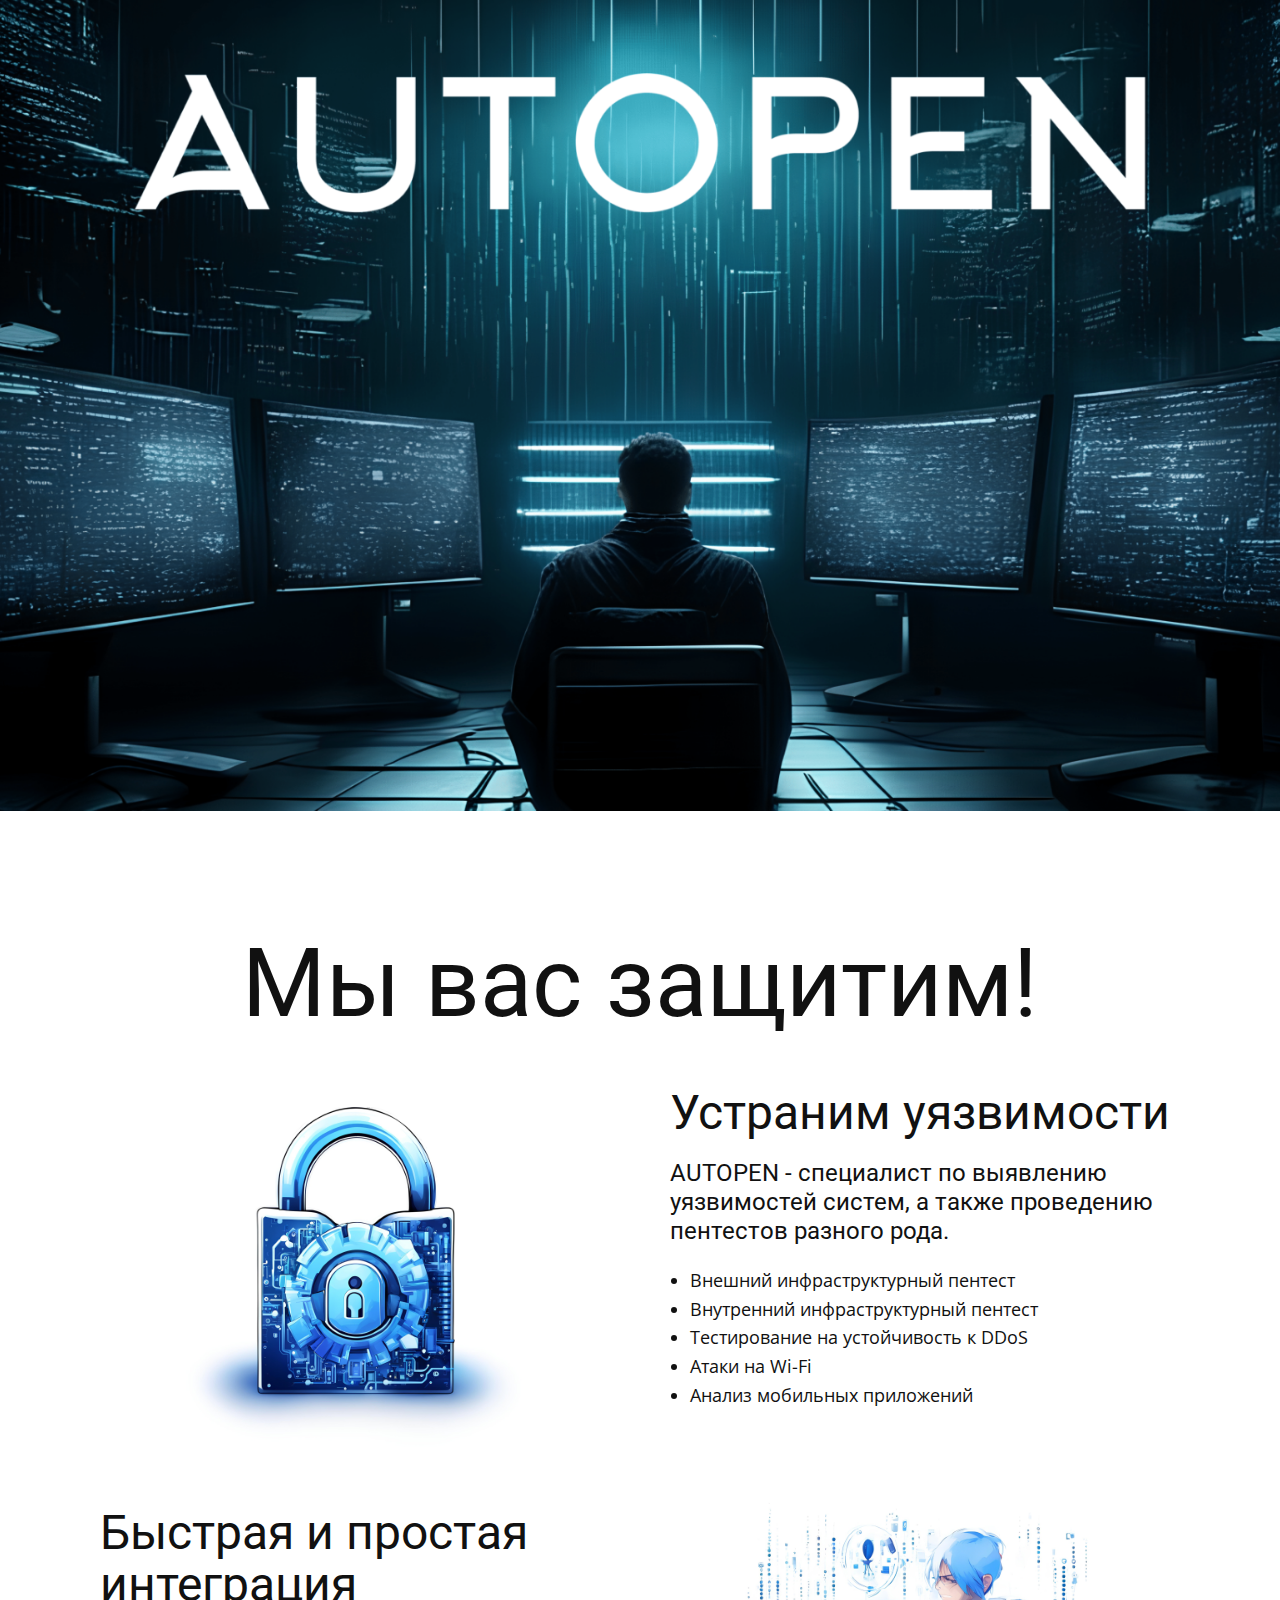
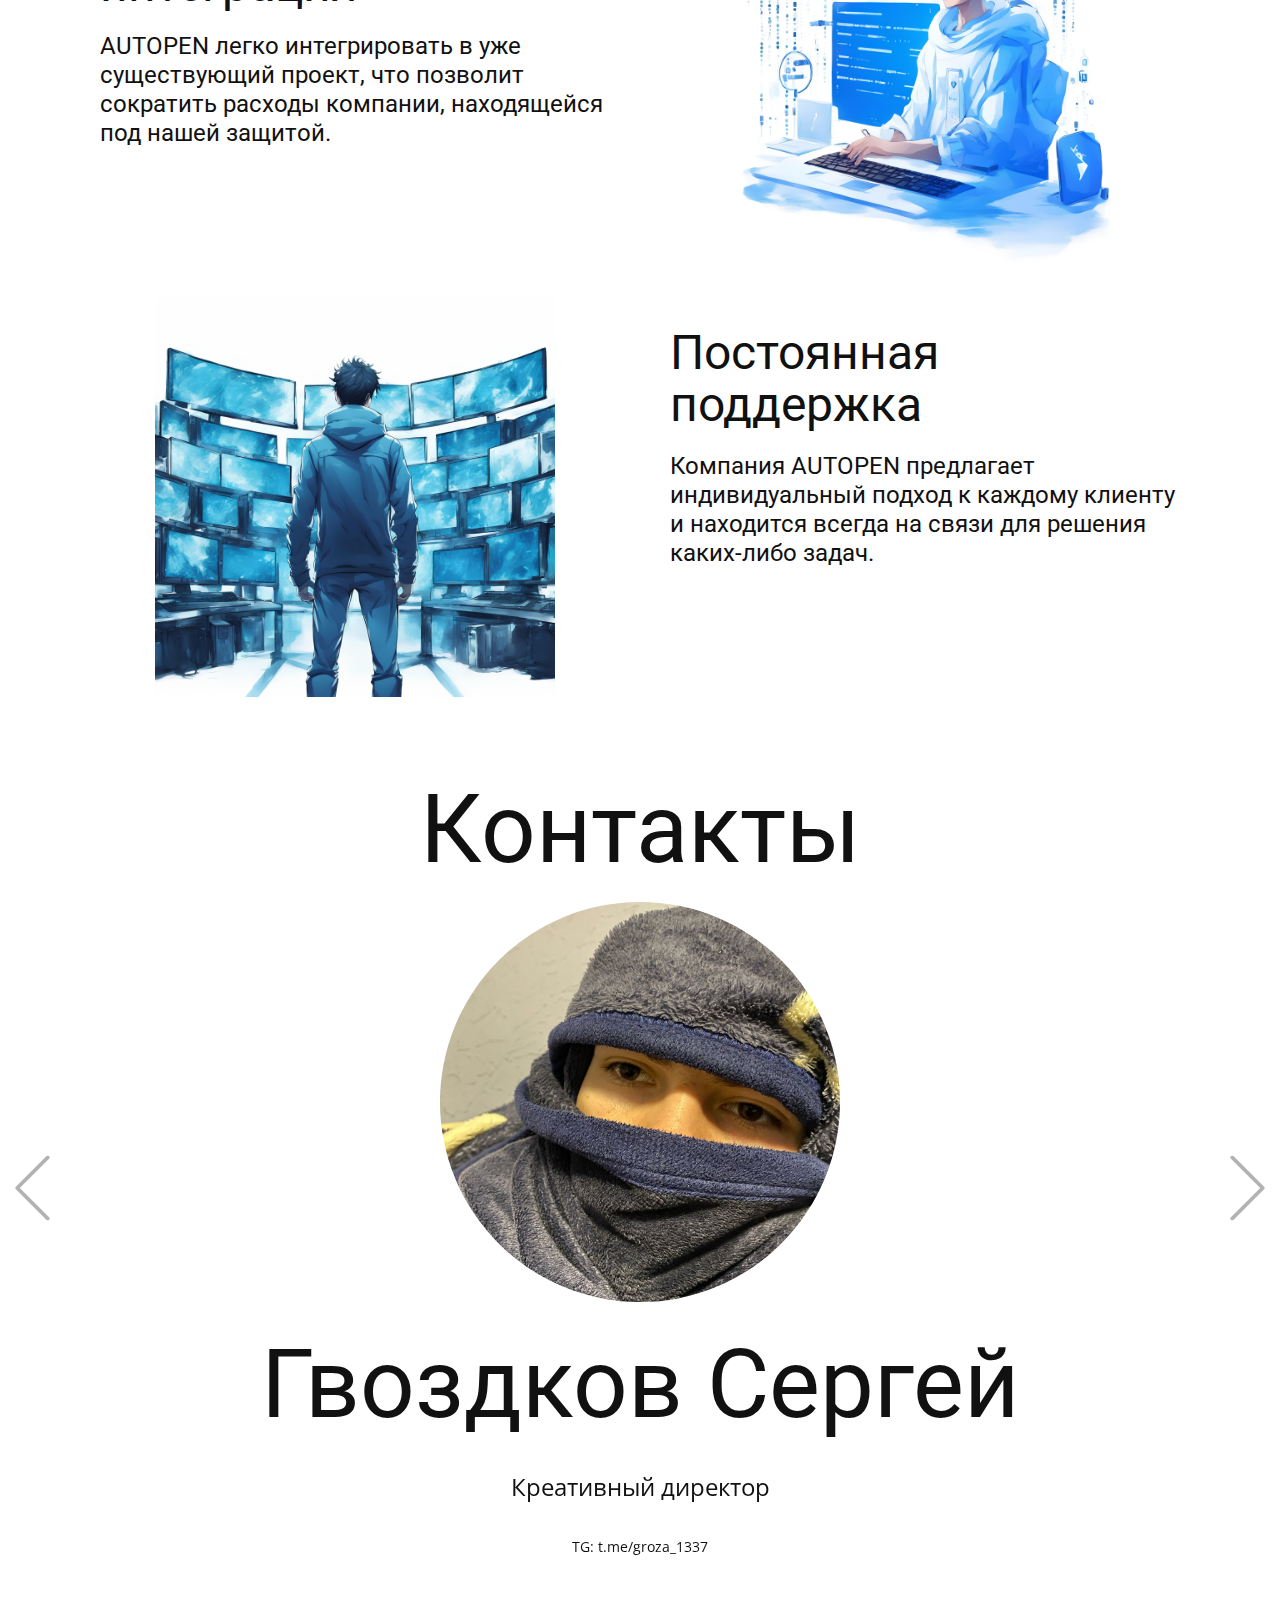
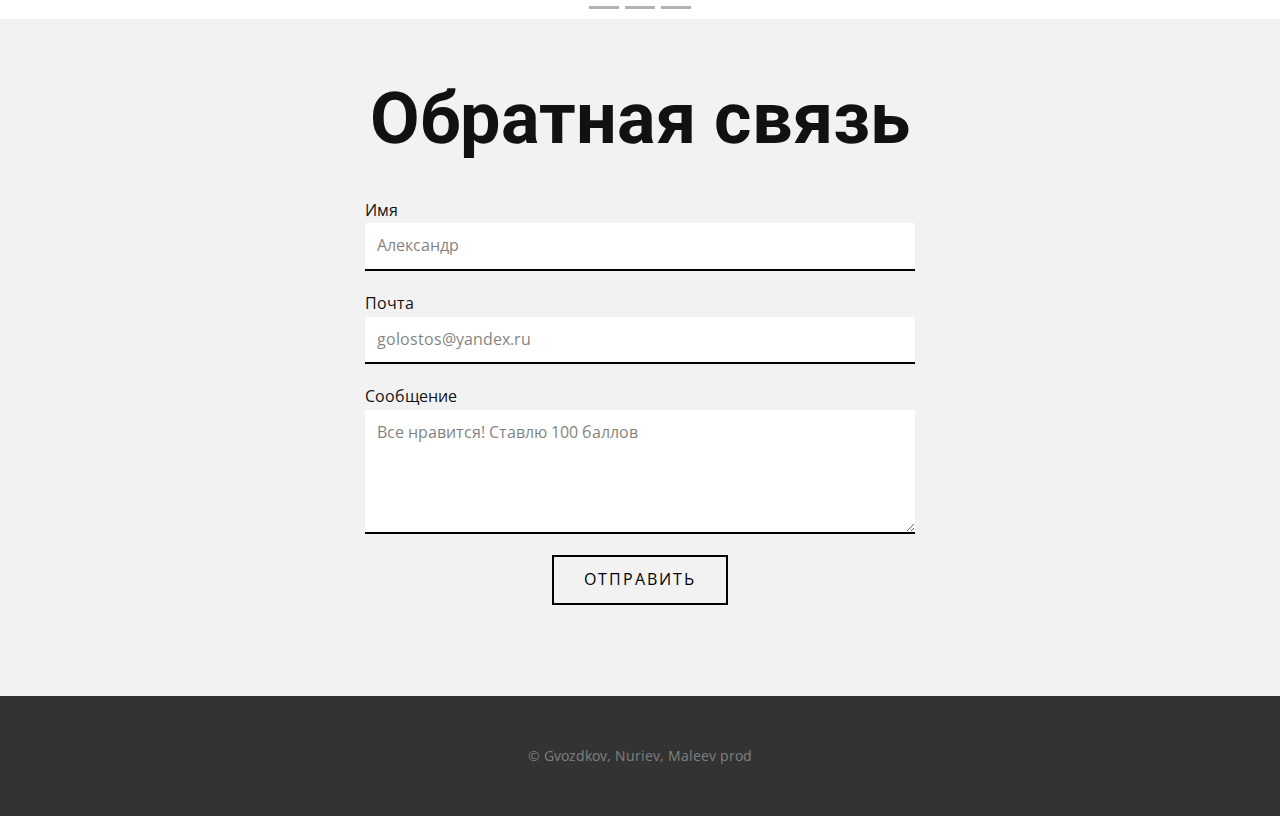
<file: index.html>
<!DOCTYPE html>
<html style="font-size: 16px;" lang="ru"><head>
    <meta name="viewport" content="width=device-width, initial-scale=1.0">
    <meta charset="utf-8">
    <meta name="keywords" content="">
    <meta name="description" content="">
    <title>Главная</title>
    <link rel="stylesheet" href="nicepage.css" media="screen">
<link rel="stylesheet" href="Главная.css" media="screen">
    <script class="u-script" type="text/javascript" src="jquery-1.9.1.min.js" defer=""></script>
    <script class="u-script" type="text/javascript" src="nicepage.js" defer=""></script>
    <meta name="generator" content="Nicepage 6.3.0, nicepage.com">
    <meta name="referrer" content="origin">
    <link id="u-theme-google-font" rel="stylesheet" href="https://fonts.googleapis.com/css?family=Roboto:100,100i,300,300i,400,400i,500,500i,700,700i,900,900i|Open+Sans:300,300i,400,400i,500,500i,600,600i,700,700i,800,800i">
    <script type="application/ld+json">{
		"@context": "http://schema.org",
		"@type": "Organization",
		"name": "WebSite6116519",
		"url": "/",
		"logo": "images/6dc41af6-e9ce-a0b8-8875-9e7acbfdd234.svg"
}</script>
    <meta name="theme-color" content="#478ac9">
    <meta property="og:title" content="Главная">
    <meta property="og:description" content="">
    <meta property="og:type" content="website">
    <link rel="canonical" href="/">
  <meta data-intl-tel-input-cdn-path="intlTelInput/"></head>
  <body data-home-page="https://website6116519.nicepage.io/Главная.html?version=aecd8b7f-5ddf-1484-1c83-9e5113b4fdc8" data-home-page-title="Главная" data-path-to-root="./" data-include-products="false" class="u-body u-xl-mode" data-lang="ru">
    <section class="skrollable u-clearfix u-container-align-center u-image u-parallax u-section-1" id="sec-3886" data-image-width="4092" data-image-height="2304">
      <div class="u-clearfix u-sheet u-sheet-1"></div>
    </section>
    <section class="u-clearfix u-section-2" id="sec-6c31">
      <div class="u-clearfix u-sheet u-sheet-1">
        <h1 class="u-align-center u-text u-text-default u-title u-text-1">Мы вас защитим!</h1>
        <div class="data-layout-selected u-clearfix u-expanded-width u-layout-wrap u-layout-wrap-1">
          <div class="u-layout">
            <div class="u-layout-row">
              <div class="u-container-align-center u-container-style u-image u-image-contain u-layout-cell u-size-30 u-image-1" data-image-width="1920" data-image-height="1920">
                <div class="u-container-layout u-container-layout-1"></div>
              </div>
              <div class="u-container-style u-layout-cell u-size-30 u-layout-cell-2">
                <div class="u-container-layout u-container-layout-2">
                  <h2 class="u-text u-text-default u-text-2"> Устраним уязвимости</h2>
                  <h4 class="u-text u-text-default u-text-3"> AUTOPEN - специалист по выявлению уязвимостей систем, а также проведению пентестов разного рода.</h4>
                  <ul class="u-text u-text-default u-text-4">
                    <li> Внешний инфраструктурный пентест</li>
                    <li> Внутренний инфраструктурный пентест</li>
                    <li> Тестирование на устойчивость к DDoS</li>
                    <li>Атаки на Wi-Fi<br>
                    </li>
                    <li>Анализ мобильных приложений<br>
                    </li>
                  </ul>
                </div>
              </div>
            </div>
          </div>
        </div>
        <div class="data-layout-selected u-clearfix u-expanded-width u-layout-wrap u-layout-wrap-2">
          <div class="u-layout">
            <div class="u-layout-row">
              <div class="u-container-style u-layout-cell u-size-30 u-layout-cell-3">
                <div class="u-container-layout u-container-layout-3">
                  <h2 class="u-text u-text-default u-text-5"> Быстрая и простая интеграция</h2>
                  <h4 class="u-text u-text-default u-text-6"> AUTOPEN легко интегрировать в уже существующий проект, что позволит сократить расходы компании, находящейся под нашей защитой.</h4>
                </div>
              </div>
              <div class="u-container-align-center u-container-style u-image u-image-contain u-layout-cell u-size-30 u-image-2" data-image-width="1920" data-image-height="1920">
                <div class="u-container-layout u-container-layout-4"></div>
              </div>
            </div>
          </div>
        </div>
        <div class="data-layout-selected u-clearfix u-expanded-width u-layout-wrap u-layout-wrap-3">
          <div class="u-layout">
            <div class="u-layout-row">
              <div class="u-container-align-center u-container-style u-image u-image-contain u-layout-cell u-size-30 u-image-3" data-image-width="1920" data-image-height="1920">
                <div class="u-container-layout u-container-layout-5"></div>
              </div>
              <div class="u-container-style u-layout-cell u-size-30 u-layout-cell-6">
                <div class="u-container-layout u-container-layout-6">
                  <h2 class="u-text u-text-default u-text-7"> Постоянная поддержка</h2>
                  <h4 class="u-text u-text-default u-text-8"> Компания AUTOPEN предлагает индивидуальный подход к каждому клиенту и находится всегда на связи для решения каких-либо задач.</h4>
                </div>
              </div>
            </div>
          </div>
        </div>
      </div>
    </section>
    <section class="u-carousel u-slide u-block-c833-1" id="carousel-b9db" data-interval="5000" data-u-ride="carousel">
      <ol class="u-absolute-hcenter u-carousel-indicators u-block-c833-2">
        <li data-u-target="#carousel-b9db" class="u-active u-grey-30" data-u-slide-to="0"></li>
        <li data-u-target="#carousel-b9db" class="u-grey-30" data-u-slide-to="1"></li>
        <li data-u-target="#carousel-b9db" class="u-grey-30" data-u-slide-to="2"></li>
      </ol>
      <div class="u-carousel-inner" role="listbox">
        <div class="u-active u-align-center u-carousel-item u-clearfix u-section-3-1">
          <div class="u-clearfix u-sheet u-valign-middle u-sheet-1">
            <h1 class="u-text u-title u-text-1">Контакты</h1>
            <div alt="" class="u-align-left u-image u-image-circle u-image-1" src="" data-image-width="640" data-image-height="640"></div>
            <h1 class="u-heading-font u-text u-text-default u-title u-text-2">Гвоздков Сергей</h1>
            <p class="u-large-text u-text u-text-variant u-text-3">Креативный директор</p>
            <p class="u-small-text u-text u-text-variant u-text-4">
              <a class="u-active-none u-border-none u-btn u-button-link u-button-style u-hover-none u-none u-text-body-color u-btn-1" data-href="https://t.me/groza_1337" data-target="_blank">TG: t.me/groza_1337</a>
            </p>
          </div>
        </div>
        <div class="u-align-center u-carousel-item u-clearfix u-section-3-2">
          <div class="u-clearfix u-sheet u-valign-middle u-sheet-1">
            <h1 class="u-text u-title u-text-1">Контакты</h1>
            <div alt="" class="u-align-left u-image u-image-circle u-image-1" src="" data-image-width="853" data-image-height="1280"></div>
            <h1 class="u-heading-font u-text u-text-default u-title u-text-2">Нуриев Ильяс</h1>
            <p class="u-large-text u-text u-text-variant u-text-3">Исполнительный директор</p>
            <p class="u-small-text u-text u-text-variant u-text-4">
              <a class="u-active-none u-border-none u-btn u-button-link u-button-style u-hover-none u-none u-text-body-color u-btn-1" data-href="https://t.me/urnurii" data-target="_blank">TG: t.me/urnurii</a>
            </p>
          </div>
        </div>
        <div class="u-align-center u-carousel-item u-clearfix u-section-3-3">
          <div class="u-clearfix u-sheet u-valign-middle u-sheet-1">
            <h1 class="u-text u-title u-text-1">Контакты</h1>
            <div alt="" class="u-align-left u-image u-image-circle u-image-1" src="" data-image-width="1639" data-image-height="2160"></div>
            <h1 class="u-heading-font u-text u-text-default u-title u-text-2">Малеев Егор</h1>
            <p class="u-large-text u-text u-text-variant u-text-3">Финансовый директор</p>
            <p class="u-small-text u-text u-text-variant u-text-4">
              <a class="u-active-none u-border-none u-btn u-button-link u-button-style u-hover-none u-none u-text-body-color u-btn-1" data-href="https://t.me/velamor1" data-target="_blank">TG: t.me/velamor1</a>
            </p>
          </div>
        </div>
      </div>
      <a class="u-absolute-vcenter u-carousel-control u-carousel-control-prev u-text-grey-30 u-block-c833-3" href="#carousel-b9db" role="button" data-u-slide="prev">
        <span aria-hidden="true">
          <svg class="u-svg-link" viewBox="0 0 477.175 477.175"><path d="M145.188,238.575l215.5-215.5c5.3-5.3,5.3-13.8,0-19.1s-13.8-5.3-19.1,0l-225.1,225.1c-5.3,5.3-5.3,13.8,0,19.1l225.1,225
                    c2.6,2.6,6.1,4,9.5,4s6.9-1.3,9.5-4c5.3-5.3,5.3-13.8,0-19.1L145.188,238.575z"></path></svg>
        </span>
        <span class="sr-only">Previous</span>
      </a>
      <a class="u-absolute-vcenter u-carousel-control u-carousel-control-next u-text-grey-30 u-block-c833-4" href="#carousel-b9db" role="button" data-u-slide="next">
        <span aria-hidden="true">
          <svg class="u-svg-link" viewBox="0 0 477.175 477.175"><path d="M360.731,229.075l-225.1-225.1c-5.3-5.3-13.8-5.3-19.1,0s-5.3,13.8,0,19.1l215.5,215.5l-215.5,215.5
                    c-5.3,5.3-5.3,13.8,0,19.1c2.6,2.6,6.1,4,9.5,4c3.4,0,6.9-1.3,9.5-4l225.1-225.1C365.931,242.875,365.931,234.275,360.731,229.075z"></path></svg>
        </span>
        <span class="sr-only">Следующий</span>
      </a>
    </section>
    <section class="u-align-center u-clearfix u-grey-5 u-section-4" id="sec-3efd">
      <div class="u-clearfix u-sheet u-valign-middle u-sheet-1">
        <h1 class="u-text u-text-default u-text-1">Обратная связь</h1>
        <div class="u-form u-form-1">
          <form action="https://forms.nicepagesrv.com/v2/form/process" class="u-clearfix u-form-spacing-20 u-form-vertical u-inner-form" style="padding: 10px" source="email" name="form">
            <div class="u-form-group u-form-name u-label-top">
              <label for="name-3b9a" class="u-label">Имя</label>
              <input type="text" placeholder="Александр" id="name-3b9a" name="name" class="u-border-2 u-border-black u-border-no-left u-border-no-right u-border-no-top u-input u-input-rectangle u-input-1" required="">
            </div>
            <div class="u-form-email u-form-group u-label-top">
              <label for="email-3b9a" class="u-label">Почта</label>
              <input type="email" placeholder="golostos@yandex.ru" id="email-3b9a" name="email" class="u-border-2 u-border-black u-border-no-left u-border-no-right u-border-no-top u-input u-input-rectangle u-input-2" required="">
            </div>
            <div class="u-form-group u-form-message u-label-top">
              <label for="message-3b9a" class="u-label">Сообщение</label>
              <textarea placeholder="Все нравится! Ставлю 100 баллов" rows="4" cols="50" id="message-3b9a" name="message" class="u-border-2 u-border-black u-border-no-left u-border-no-right u-border-no-top u-input u-input-rectangle u-input-3" required=""></textarea>
            </div>
            <div class="u-align-center u-form-group u-form-submit u-label-top">
              <a href="#" class="u-border-2 u-border-black u-btn u-btn-rectangle u-btn-submit u-button-style u-none u-btn-1">Отправить</a>
              <input type="submit" value="submit" class="u-form-control-hidden">
            </div>
            <div class="u-form-send-message u-form-send-success">Отлично, ваше сообщение успешно отправлено!</div>
            <div class="u-form-send-error u-form-send-message">Ошибка(</div>
            <input type="hidden" value="" name="recaptchaResponse">
            <input type="hidden" name="formServices" value="cbf969c6-de54-424a-47d8-c5b8b502e97c">
          </form>
        </div>
      </div>
    </section>
    
    
    
    <footer class="u-align-center u-clearfix u-footer u-grey-80 u-footer" id="sec-3048"><div class="u-clearfix u-sheet u-sheet-1">
        <p class="u-small-text u-text u-text-grey-50 u-text-variant u-text-1">© Gvozdkov, Nuriev, Maleev prod</p>
      </div></footer>
  
</body></html>
</file>
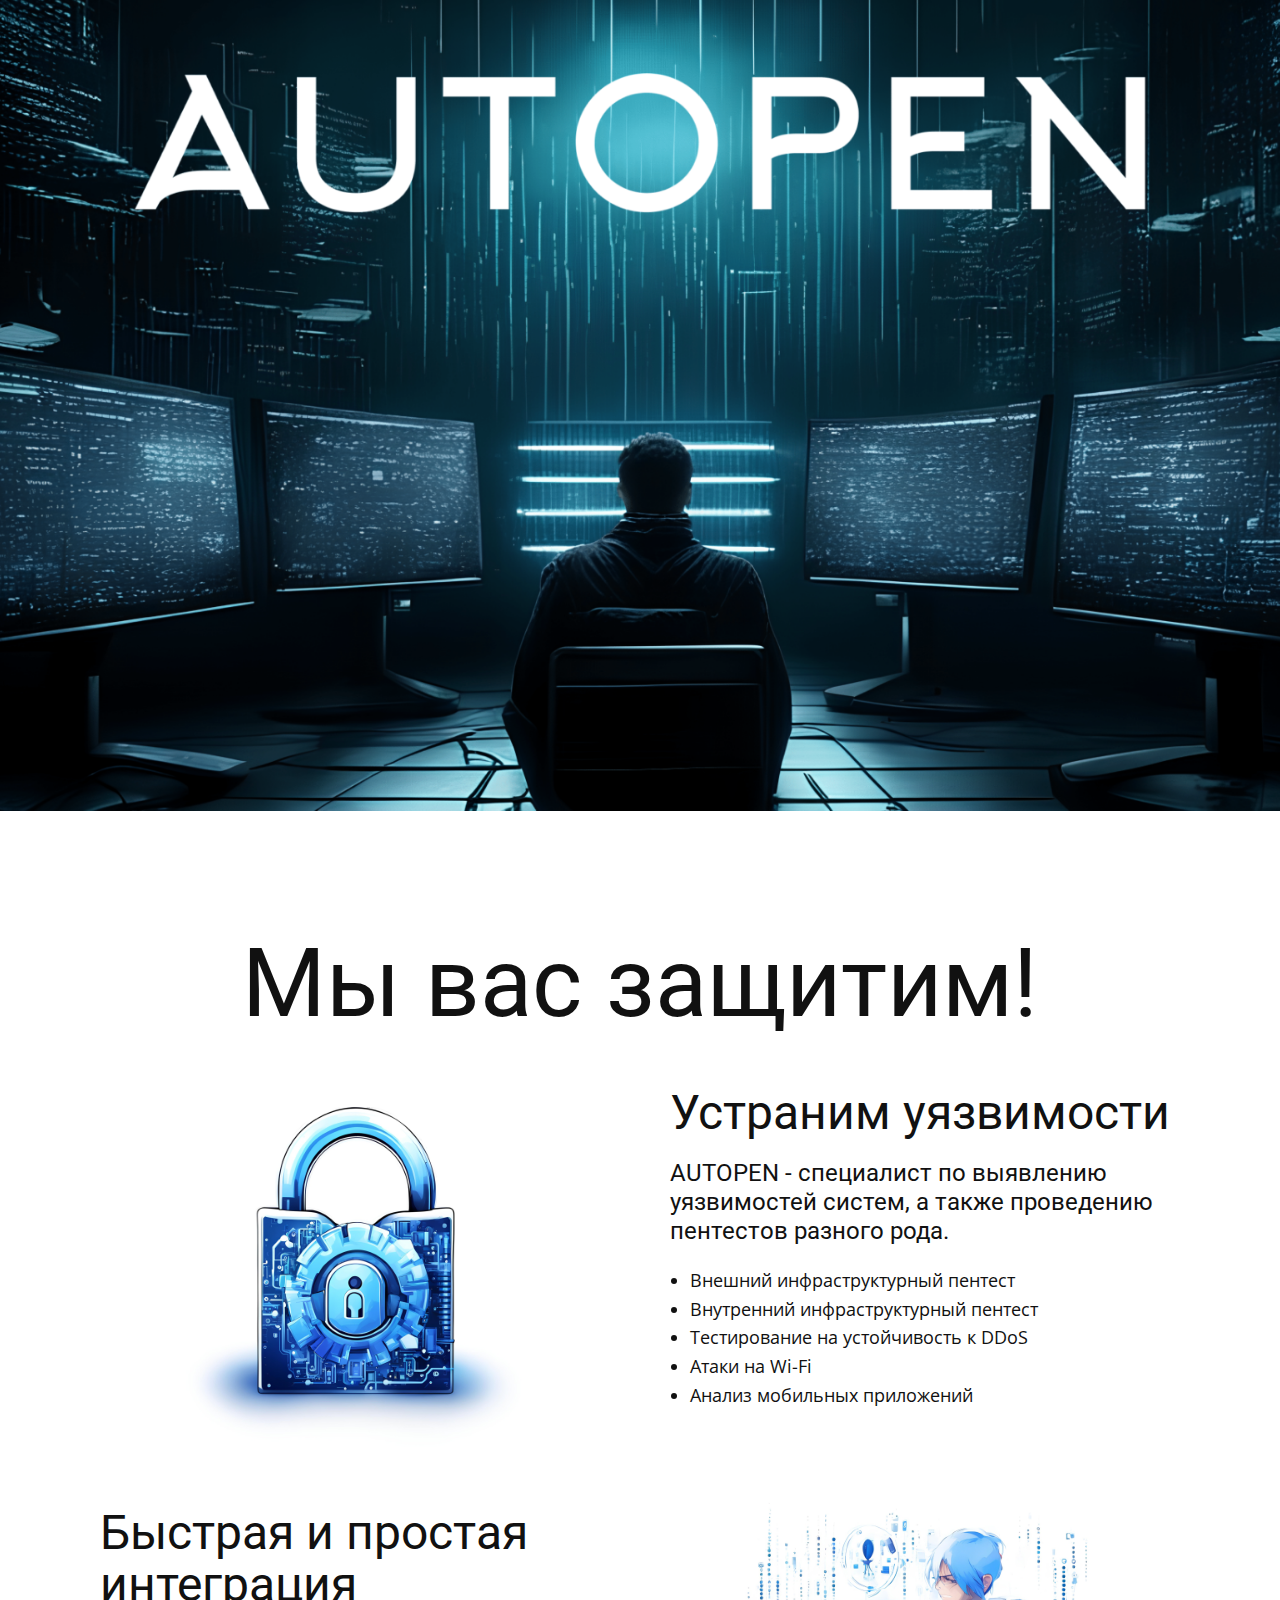
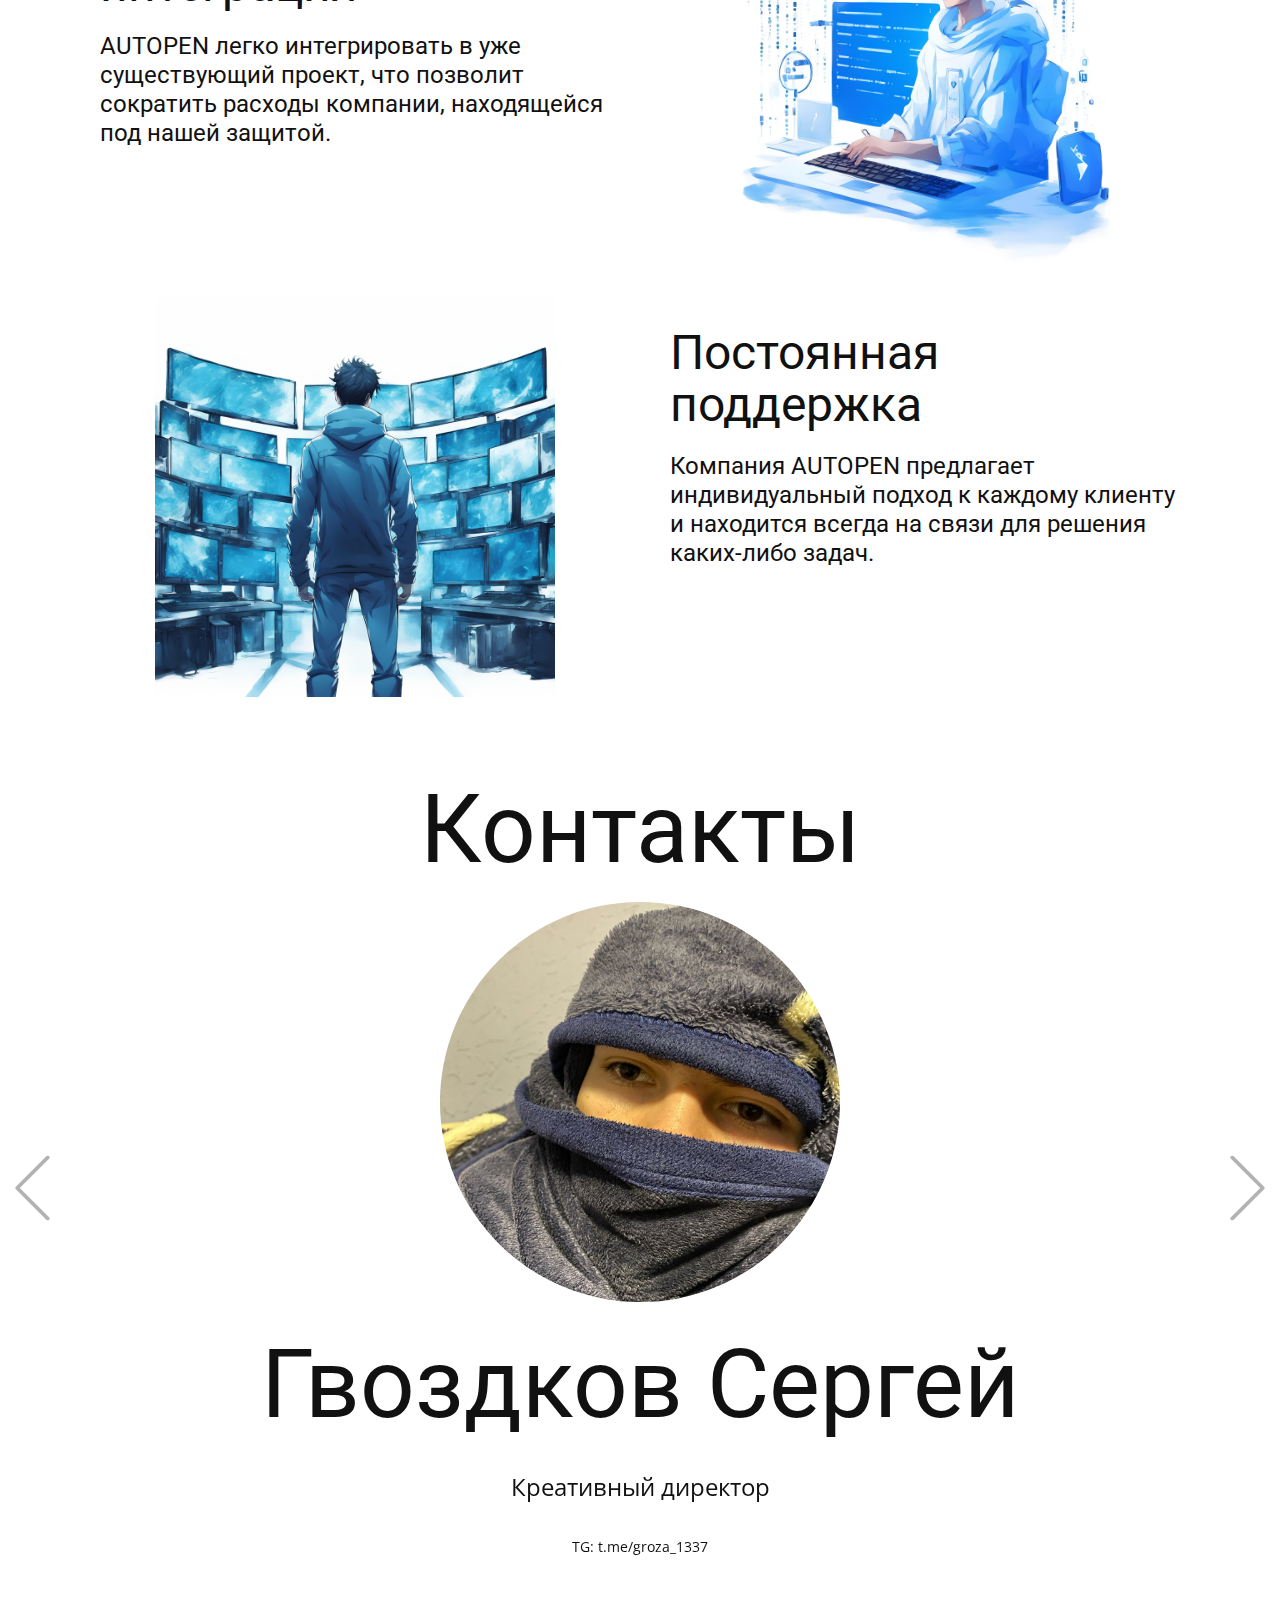
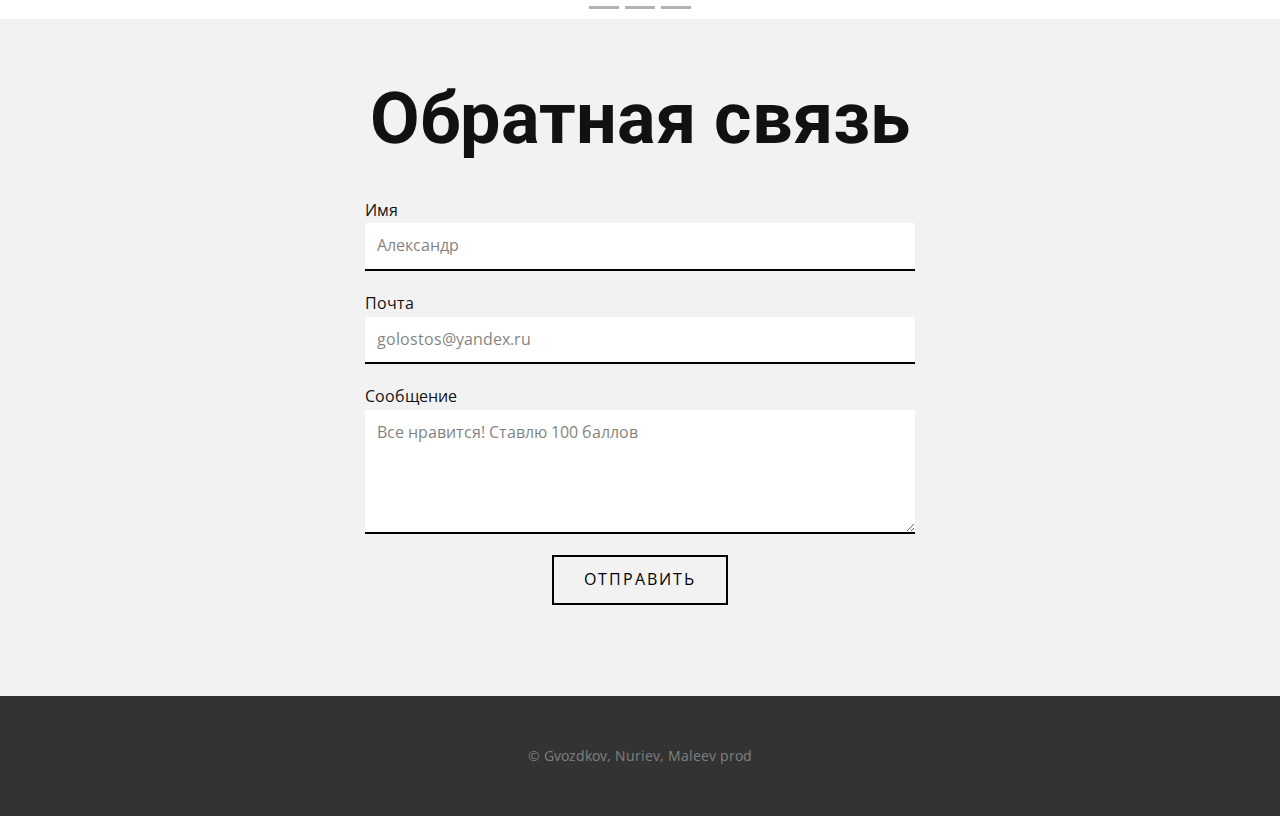
<file: Главная.html>
<!DOCTYPE html>
<html style="font-size: 16px;" lang="ru"><head>
    <meta name="viewport" content="width=device-width, initial-scale=1.0">
    <meta charset="utf-8">
    <meta name="keywords" content="">
    <meta name="description" content="">
    <title>Главная</title>
    <link rel="stylesheet" href="nicepage.css" media="screen">
<link rel="stylesheet" href="Главная.css" media="screen">
    <script class="u-script" type="text/javascript" src="jquery-1.9.1.min.js" defer=""></script>
    <script class="u-script" type="text/javascript" src="nicepage.js" defer=""></script>
    <meta name="generator" content="Nicepage 6.3.0, nicepage.com">
    <meta name="referrer" content="origin">
    <link id="u-theme-google-font" rel="stylesheet" href="https://fonts.googleapis.com/css?family=Roboto:100,100i,300,300i,400,400i,500,500i,700,700i,900,900i|Open+Sans:300,300i,400,400i,500,500i,600,600i,700,700i,800,800i">
    
    
    
    
    
    
    <script type="application/ld+json">{
		"@context": "http://schema.org",
		"@type": "Organization",
		"name": "WebSite6116519",
		"url": "/",
		"logo": "images/6dc41af6-e9ce-a0b8-8875-9e7acbfdd234.svg"
}</script>
    <meta name="theme-color" content="#478ac9">
    <meta property="og:title" content="Главная">
    <meta property="og:description" content="">
    <meta property="og:type" content="website">
    <link rel="canonical" href="/">
  <meta data-intl-tel-input-cdn-path="intlTelInput/"></head>
  <body data-path-to-root="./" data-include-products="false" class="u-body u-xl-mode" data-lang="ru">
    <section class="skrollable u-clearfix u-container-align-center u-image u-parallax u-section-1" id="sec-3886" data-image-width="4092" data-image-height="2304">
      <div class="u-clearfix u-sheet u-sheet-1"></div>
    </section>
    <section class="u-clearfix u-section-2" id="sec-6c31">
      <div class="u-clearfix u-sheet u-sheet-1">
        <h1 class="u-align-center u-text u-text-default u-title u-text-1">Мы вас защитим!</h1>
        <div class="data-layout-selected u-clearfix u-expanded-width u-layout-wrap u-layout-wrap-1">
          <div class="u-layout">
            <div class="u-layout-row">
              <div class="u-container-align-center u-container-style u-image u-image-contain u-layout-cell u-size-30 u-image-1" data-image-width="1920" data-image-height="1920">
                <div class="u-container-layout u-container-layout-1"></div>
              </div>
              <div class="u-container-style u-layout-cell u-size-30 u-layout-cell-2">
                <div class="u-container-layout u-container-layout-2">
                  <h2 class="u-text u-text-default u-text-2"> Устраним уязвимости</h2>
                  <h4 class="u-text u-text-default u-text-3"> AUTOPEN - специалист по выявлению уязвимостей систем, а также проведению пентестов разного рода.</h4>
                  <ul class="u-text u-text-default u-text-4">
                    <li> Внешний инфраструктурный пентест</li>
                    <li> Внутренний инфраструктурный пентест</li>
                    <li> Тестирование на устойчивость к DDoS</li>
                    <li>Атаки на Wi-Fi<br>
                    </li>
                    <li>Анализ мобильных приложений<br>
                    </li>
                  </ul>
                </div>
              </div>
            </div>
          </div>
        </div>
        <div class="data-layout-selected u-clearfix u-expanded-width u-layout-wrap u-layout-wrap-2">
          <div class="u-layout">
            <div class="u-layout-row">
              <div class="u-container-style u-layout-cell u-size-30 u-layout-cell-3">
                <div class="u-container-layout u-container-layout-3">
                  <h2 class="u-text u-text-default u-text-5"> Быстрая и простая интеграция</h2>
                  <h4 class="u-text u-text-default u-text-6"> AUTOPEN легко интегрировать в уже существующий проект, что позволит сократить расходы компании, находящейся под нашей защитой.</h4>
                </div>
              </div>
              <div class="u-container-align-center u-container-style u-image u-image-contain u-layout-cell u-size-30 u-image-2" data-image-width="1920" data-image-height="1920">
                <div class="u-container-layout u-container-layout-4"></div>
              </div>
            </div>
          </div>
        </div>
        <div class="data-layout-selected u-clearfix u-expanded-width u-layout-wrap u-layout-wrap-3">
          <div class="u-layout">
            <div class="u-layout-row">
              <div class="u-container-align-center u-container-style u-image u-image-contain u-layout-cell u-size-30 u-image-3" data-image-width="1920" data-image-height="1920">
                <div class="u-container-layout u-container-layout-5"></div>
              </div>
              <div class="u-container-style u-layout-cell u-size-30 u-layout-cell-6">
                <div class="u-container-layout u-container-layout-6">
                  <h2 class="u-text u-text-default u-text-7"> Постоянная поддержка</h2>
                  <h4 class="u-text u-text-default u-text-8"> Компания AUTOPEN предлагает индивидуальный подход к каждому клиенту и находится всегда на связи для решения каких-либо задач.</h4>
                </div>
              </div>
            </div>
          </div>
        </div>
      </div>
    </section>
    <section class="u-carousel u-slide u-block-c833-1" id="carousel-b9db" data-interval="5000" data-u-ride="carousel">
      <ol class="u-absolute-hcenter u-carousel-indicators u-block-c833-2">
        <li data-u-target="#carousel-b9db" class="u-active u-grey-30" data-u-slide-to="0"></li>
        <li data-u-target="#carousel-b9db" class="u-grey-30" data-u-slide-to="1"></li>
        <li data-u-target="#carousel-b9db" class="u-grey-30" data-u-slide-to="2"></li>
      </ol>
      <div class="u-carousel-inner" role="listbox">
        <div class="u-active u-align-center u-carousel-item u-clearfix u-section-3-1">
          <div class="u-clearfix u-sheet u-valign-middle u-sheet-1">
            <h1 class="u-text u-title u-text-1">Контакты</h1>
            <div alt="" class="u-align-left u-image u-image-circle u-image-1" src="" data-image-width="640" data-image-height="640"></div>
            <h1 class="u-heading-font u-text u-text-default u-title u-text-2">Гвоздков Сергей</h1>
            <p class="u-large-text u-text u-text-variant u-text-3">Креативный директор</p>
            <p class="u-small-text u-text u-text-variant u-text-4">
              <a class="u-active-none u-border-none u-btn u-button-link u-button-style u-hover-none u-none u-text-body-color u-btn-1" data-href="https://t.me/groza_1337" data-target="_blank">TG: t.me/groza_1337</a>
            </p>
          </div>
        </div>
        <div class="u-align-center u-carousel-item u-clearfix u-section-3-2">
          <div class="u-clearfix u-sheet u-valign-middle u-sheet-1">
            <h1 class="u-text u-title u-text-1">Контакты</h1>
            <div alt="" class="u-align-left u-image u-image-circle u-image-1" src="" data-image-width="853" data-image-height="1280"></div>
            <h1 class="u-heading-font u-text u-text-default u-title u-text-2">Нуриев Ильяс</h1>
            <p class="u-large-text u-text u-text-variant u-text-3">Исполнительный директор</p>
            <p class="u-small-text u-text u-text-variant u-text-4">
              <a class="u-active-none u-border-none u-btn u-button-link u-button-style u-hover-none u-none u-text-body-color u-btn-1" data-href="https://t.me/urnurii" data-target="_blank">TG: t.me/urnurii</a>
            </p>
          </div>
        </div>
        <div class="u-align-center u-carousel-item u-clearfix u-section-3-3">
          <div class="u-clearfix u-sheet u-valign-middle u-sheet-1">
            <h1 class="u-text u-title u-text-1">Контакты</h1>
            <div alt="" class="u-align-left u-image u-image-circle u-image-1" src="" data-image-width="1639" data-image-height="2160"></div>
            <h1 class="u-heading-font u-text u-text-default u-title u-text-2">Малеев Егор</h1>
            <p class="u-large-text u-text u-text-variant u-text-3">Финансовый директор</p>
            <p class="u-small-text u-text u-text-variant u-text-4">
              <a class="u-active-none u-border-none u-btn u-button-link u-button-style u-hover-none u-none u-text-body-color u-btn-1" data-href="https://t.me/velamor1" data-target="_blank">TG: t.me/velamor1</a>
            </p>
          </div>
        </div>
      </div>
      <a class="u-absolute-vcenter u-carousel-control u-carousel-control-prev u-text-grey-30 u-block-c833-3" href="#carousel-b9db" role="button" data-u-slide="prev">
        <span aria-hidden="true">
          <svg class="u-svg-link" viewBox="0 0 477.175 477.175"><path d="M145.188,238.575l215.5-215.5c5.3-5.3,5.3-13.8,0-19.1s-13.8-5.3-19.1,0l-225.1,225.1c-5.3,5.3-5.3,13.8,0,19.1l225.1,225
                    c2.6,2.6,6.1,4,9.5,4s6.9-1.3,9.5-4c5.3-5.3,5.3-13.8,0-19.1L145.188,238.575z"></path></svg>
        </span>
        <span class="sr-only">Previous</span>
      </a>
      <a class="u-absolute-vcenter u-carousel-control u-carousel-control-next u-text-grey-30 u-block-c833-4" href="#carousel-b9db" role="button" data-u-slide="next">
        <span aria-hidden="true">
          <svg class="u-svg-link" viewBox="0 0 477.175 477.175"><path d="M360.731,229.075l-225.1-225.1c-5.3-5.3-13.8-5.3-19.1,0s-5.3,13.8,0,19.1l215.5,215.5l-215.5,215.5
                    c-5.3,5.3-5.3,13.8,0,19.1c2.6,2.6,6.1,4,9.5,4c3.4,0,6.9-1.3,9.5-4l225.1-225.1C365.931,242.875,365.931,234.275,360.731,229.075z"></path></svg>
        </span>
        <span class="sr-only">Следующий</span>
      </a>
    </section>
    <section class="u-align-center u-clearfix u-grey-5 u-section-4" id="sec-3efd">
      <div class="u-clearfix u-sheet u-valign-middle u-sheet-1">
        <h1 class="u-text u-text-default u-text-1">Обратная связь</h1>
        <div class="u-form u-form-1">
          <form action="https://forms.nicepagesrv.com/v2/form/process" class="u-clearfix u-form-spacing-20 u-form-vertical u-inner-form" style="padding: 10px" source="email" name="form">
            <div class="u-form-group u-form-name u-label-top">
              <label for="name-3b9a" class="u-label">Имя</label>
              <input type="text" placeholder="Александр" id="name-3b9a" name="name" class="u-border-2 u-border-black u-border-no-left u-border-no-right u-border-no-top u-input u-input-rectangle u-input-1" required="">
            </div>
            <div class="u-form-email u-form-group u-label-top">
              <label for="email-3b9a" class="u-label">Почта</label>
              <input type="email" placeholder="golostos@yandex.ru" id="email-3b9a" name="email" class="u-border-2 u-border-black u-border-no-left u-border-no-right u-border-no-top u-input u-input-rectangle u-input-2" required="">
            </div>
            <div class="u-form-group u-form-message u-label-top">
              <label for="message-3b9a" class="u-label">Сообщение</label>
              <textarea placeholder="Все нравится! Ставлю 100 баллов" rows="4" cols="50" id="message-3b9a" name="message" class="u-border-2 u-border-black u-border-no-left u-border-no-right u-border-no-top u-input u-input-rectangle u-input-3" required=""></textarea>
            </div>
            <div class="u-align-center u-form-group u-form-submit u-label-top">
              <a href="#" class="u-border-2 u-border-black u-btn u-btn-rectangle u-btn-submit u-button-style u-none u-btn-1">Отправить</a>
              <input type="submit" value="submit" class="u-form-control-hidden">
            </div>
            <div class="u-form-send-message u-form-send-success">Отлично, ваше сообщение успешно отправлено!</div>
            <div class="u-form-send-error u-form-send-message">Ошибка(</div>
            <input type="hidden" value="" name="recaptchaResponse">
            <input type="hidden" name="formServices" value="cbf969c6-de54-424a-47d8-c5b8b502e97c">
          </form>
        </div>
      </div>
    </section>
    
    
    
    <footer class="u-align-center u-clearfix u-footer u-grey-80 u-footer" id="sec-3048"><div class="u-clearfix u-sheet u-sheet-1">
        <p class="u-small-text u-text u-text-grey-50 u-text-variant u-text-1">© Gvozdkov, Nuriev, Maleev prod</p>
      </div></footer>
  
</body></html>
</file>
